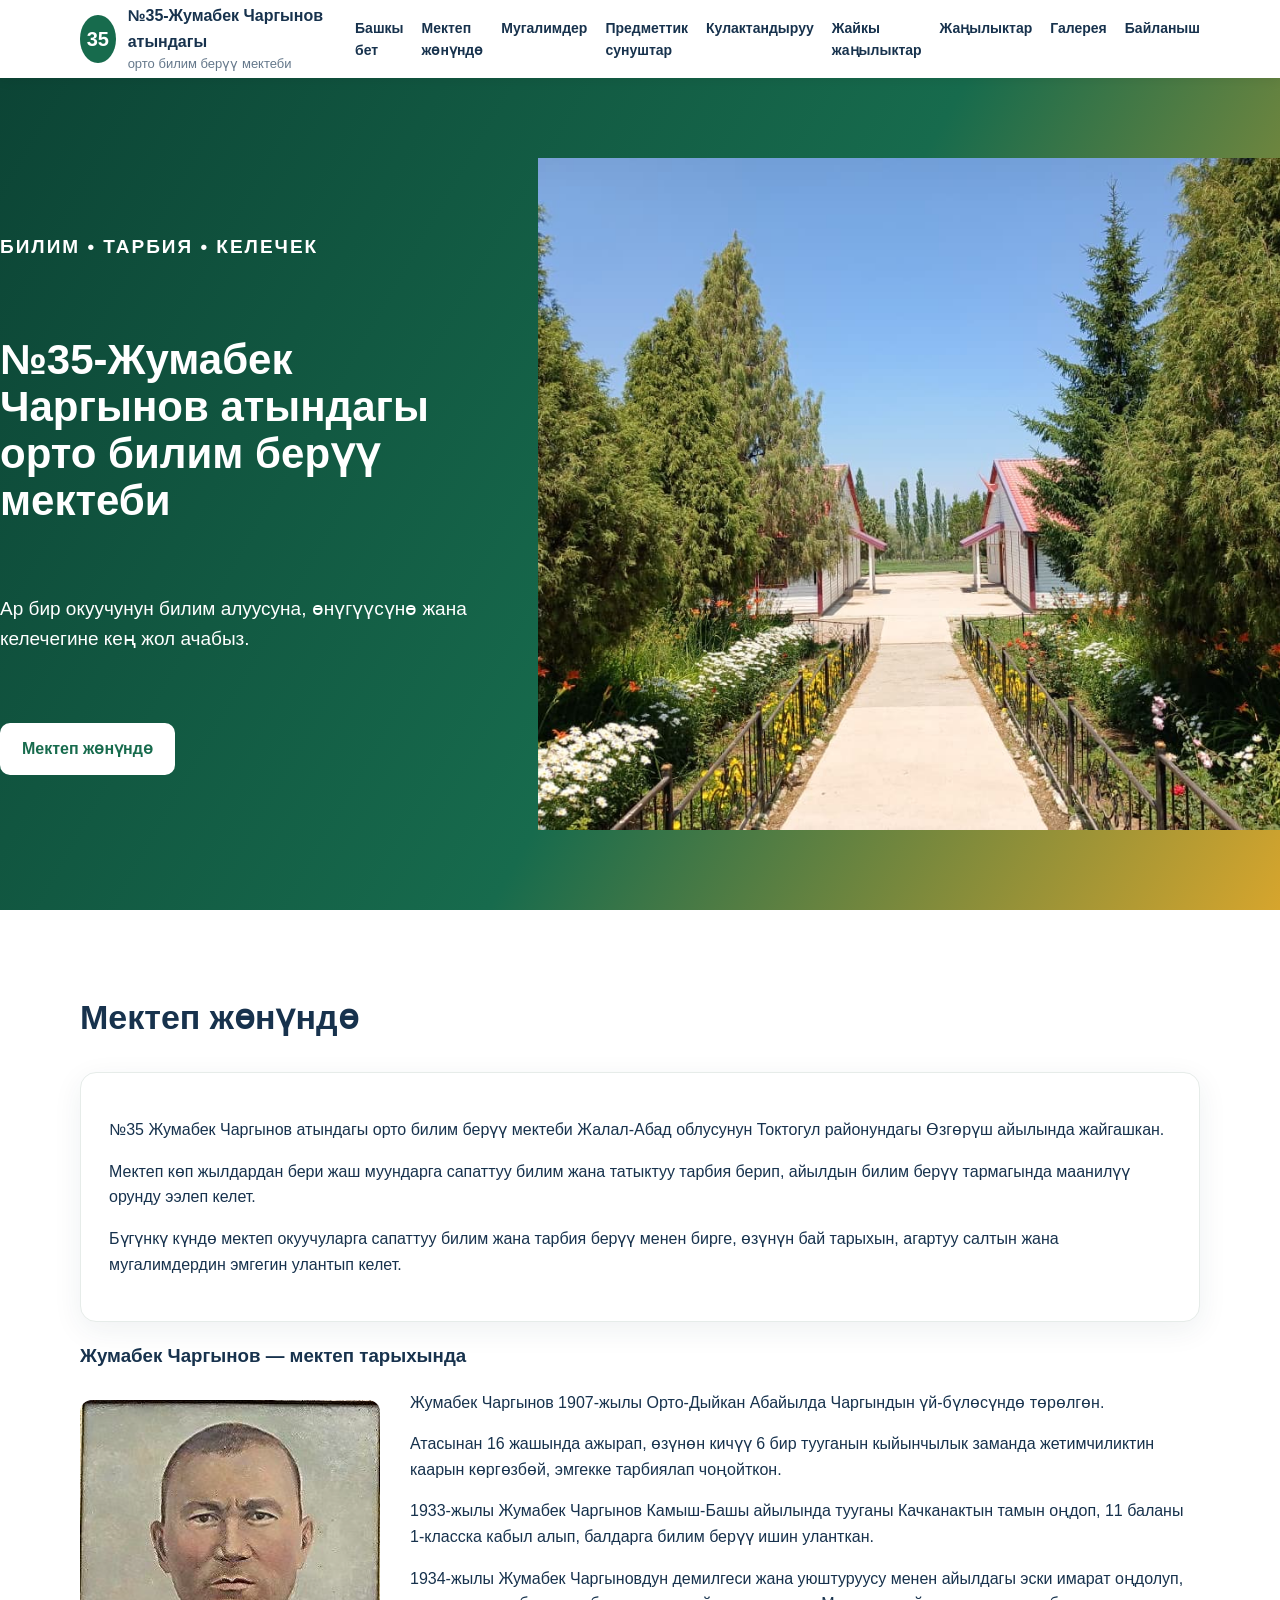
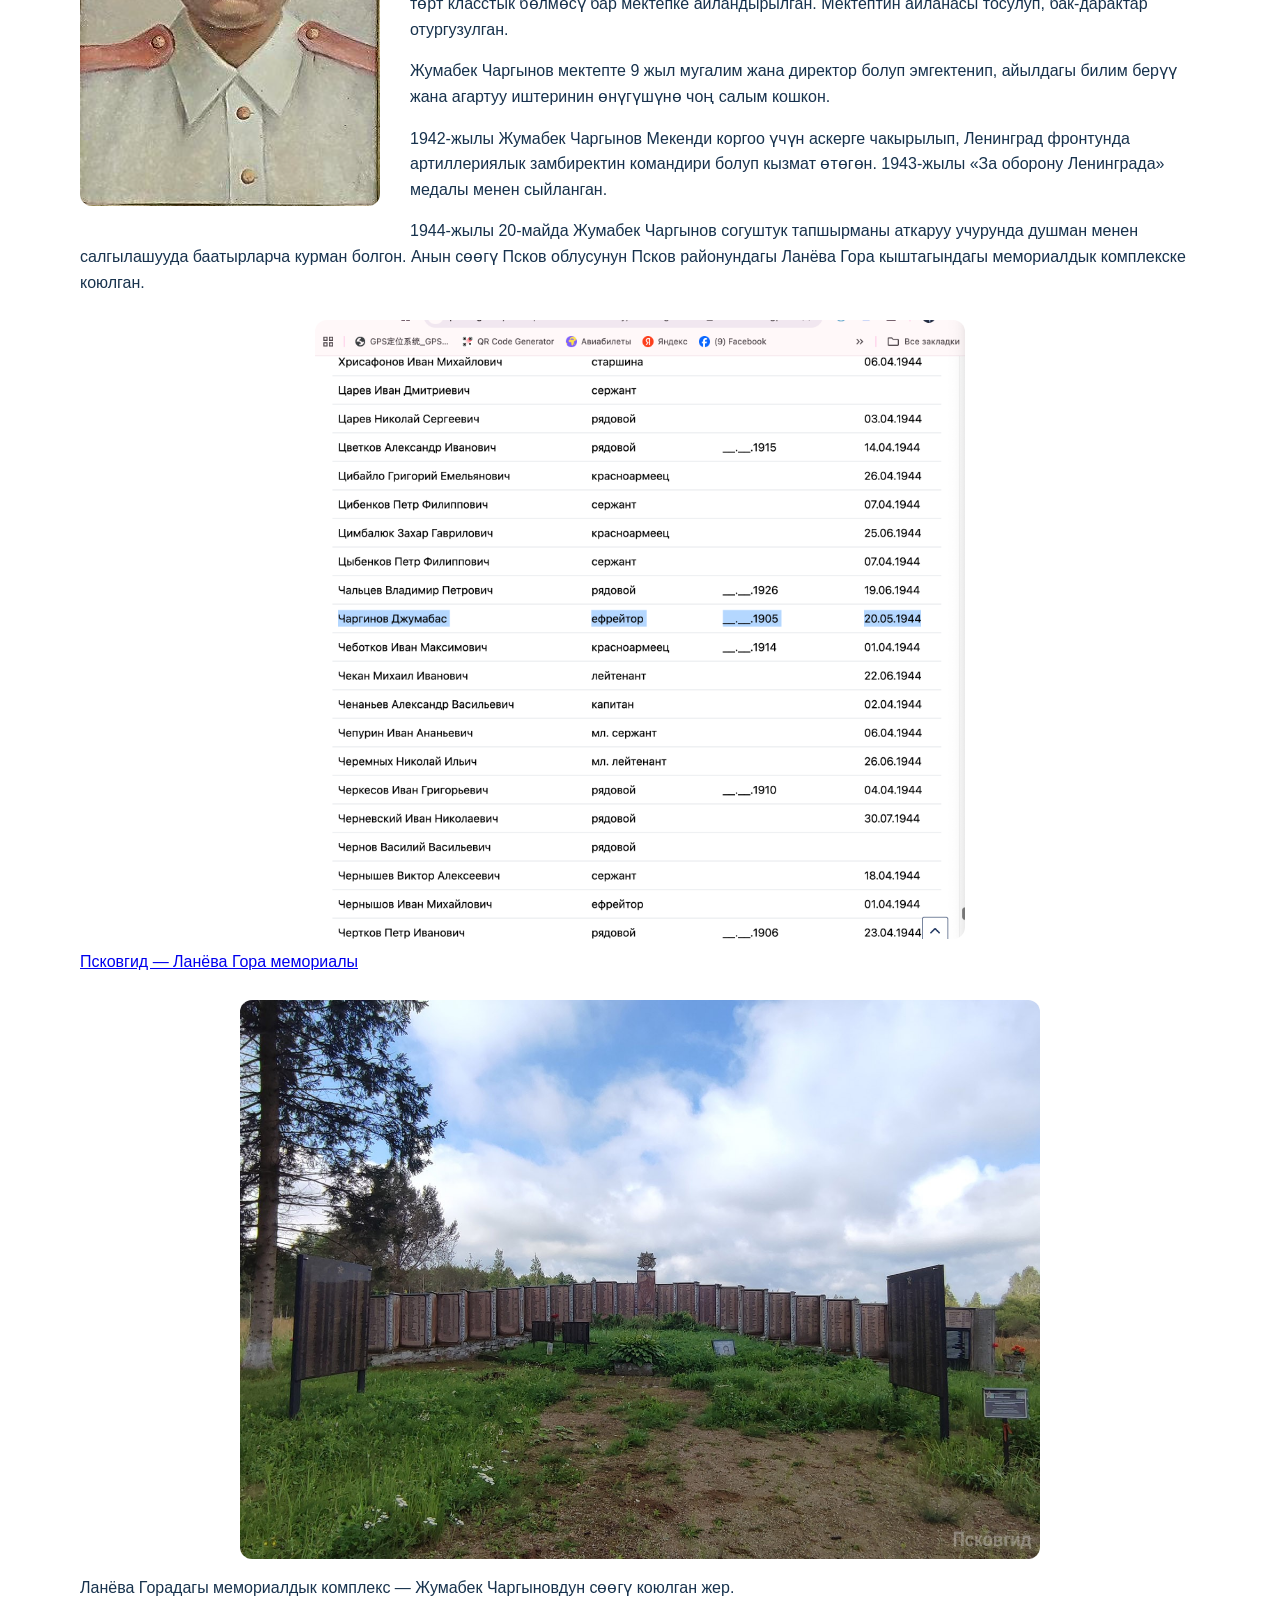
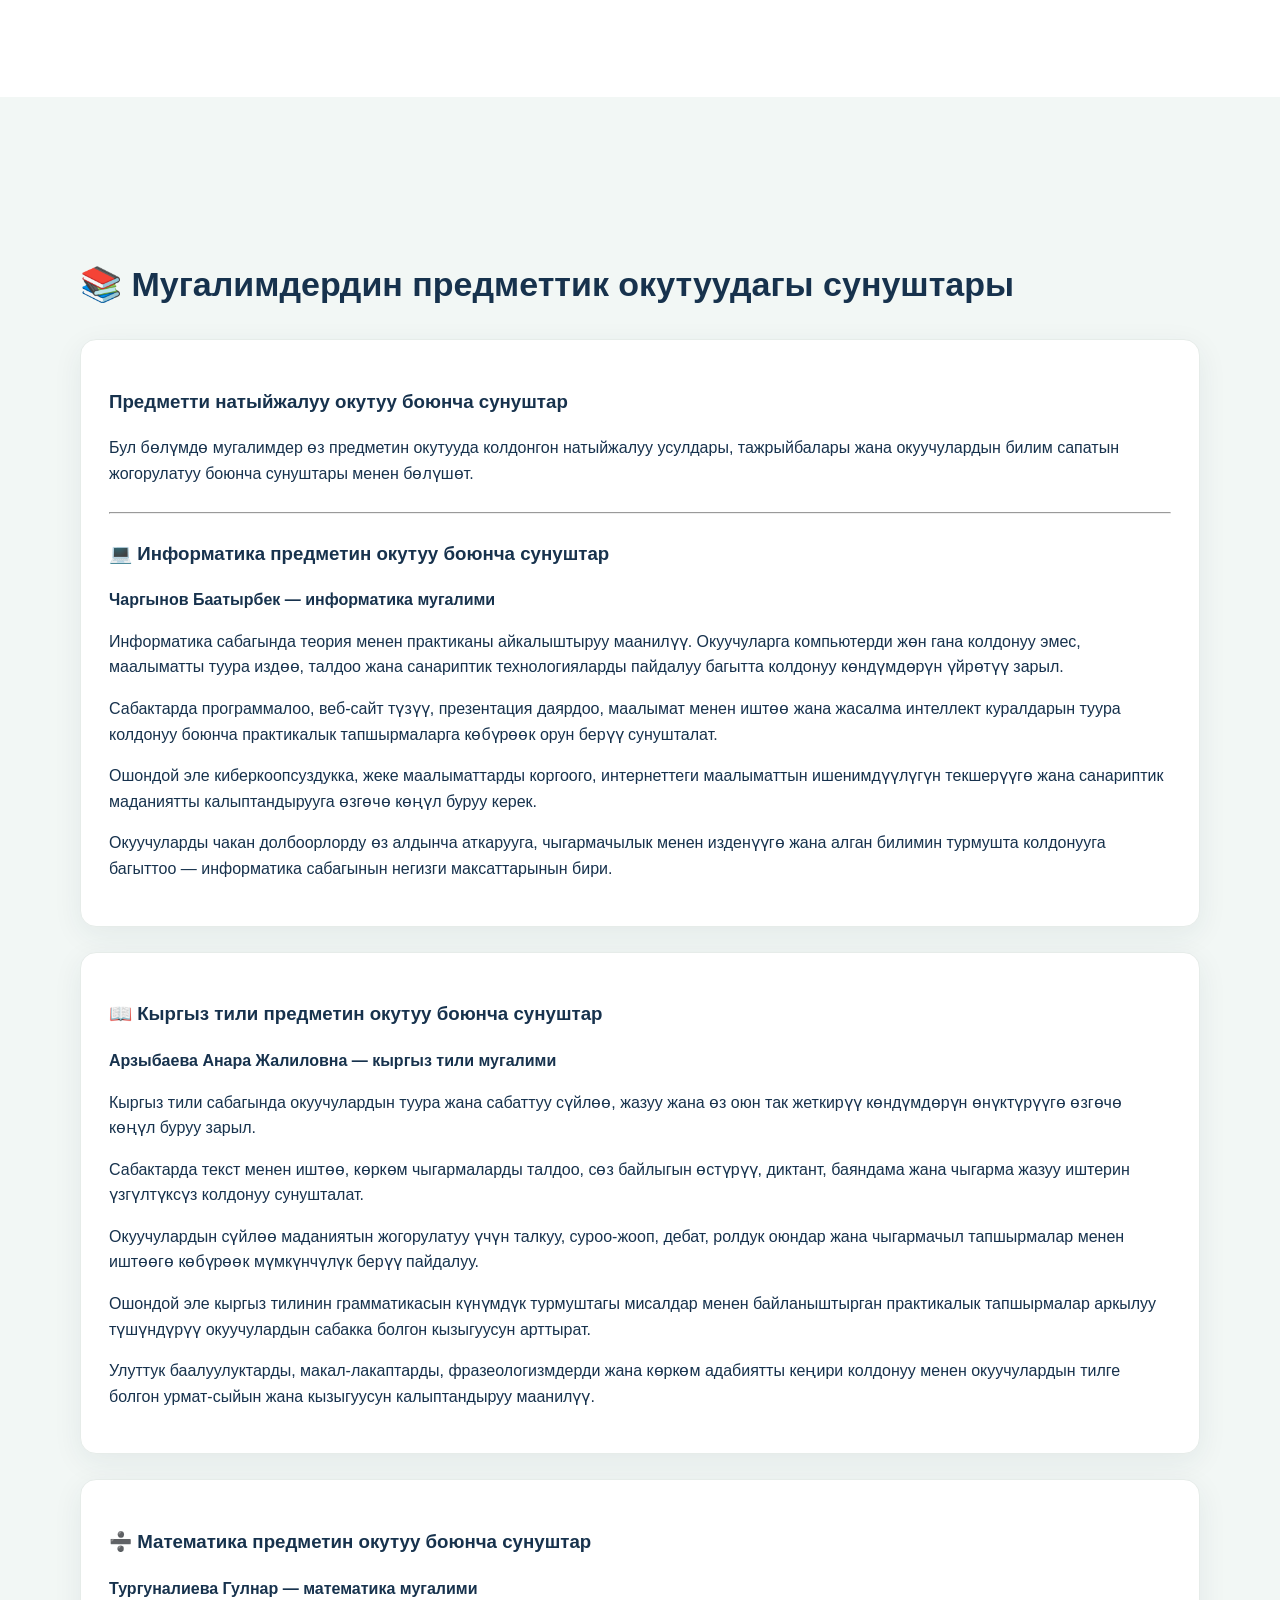
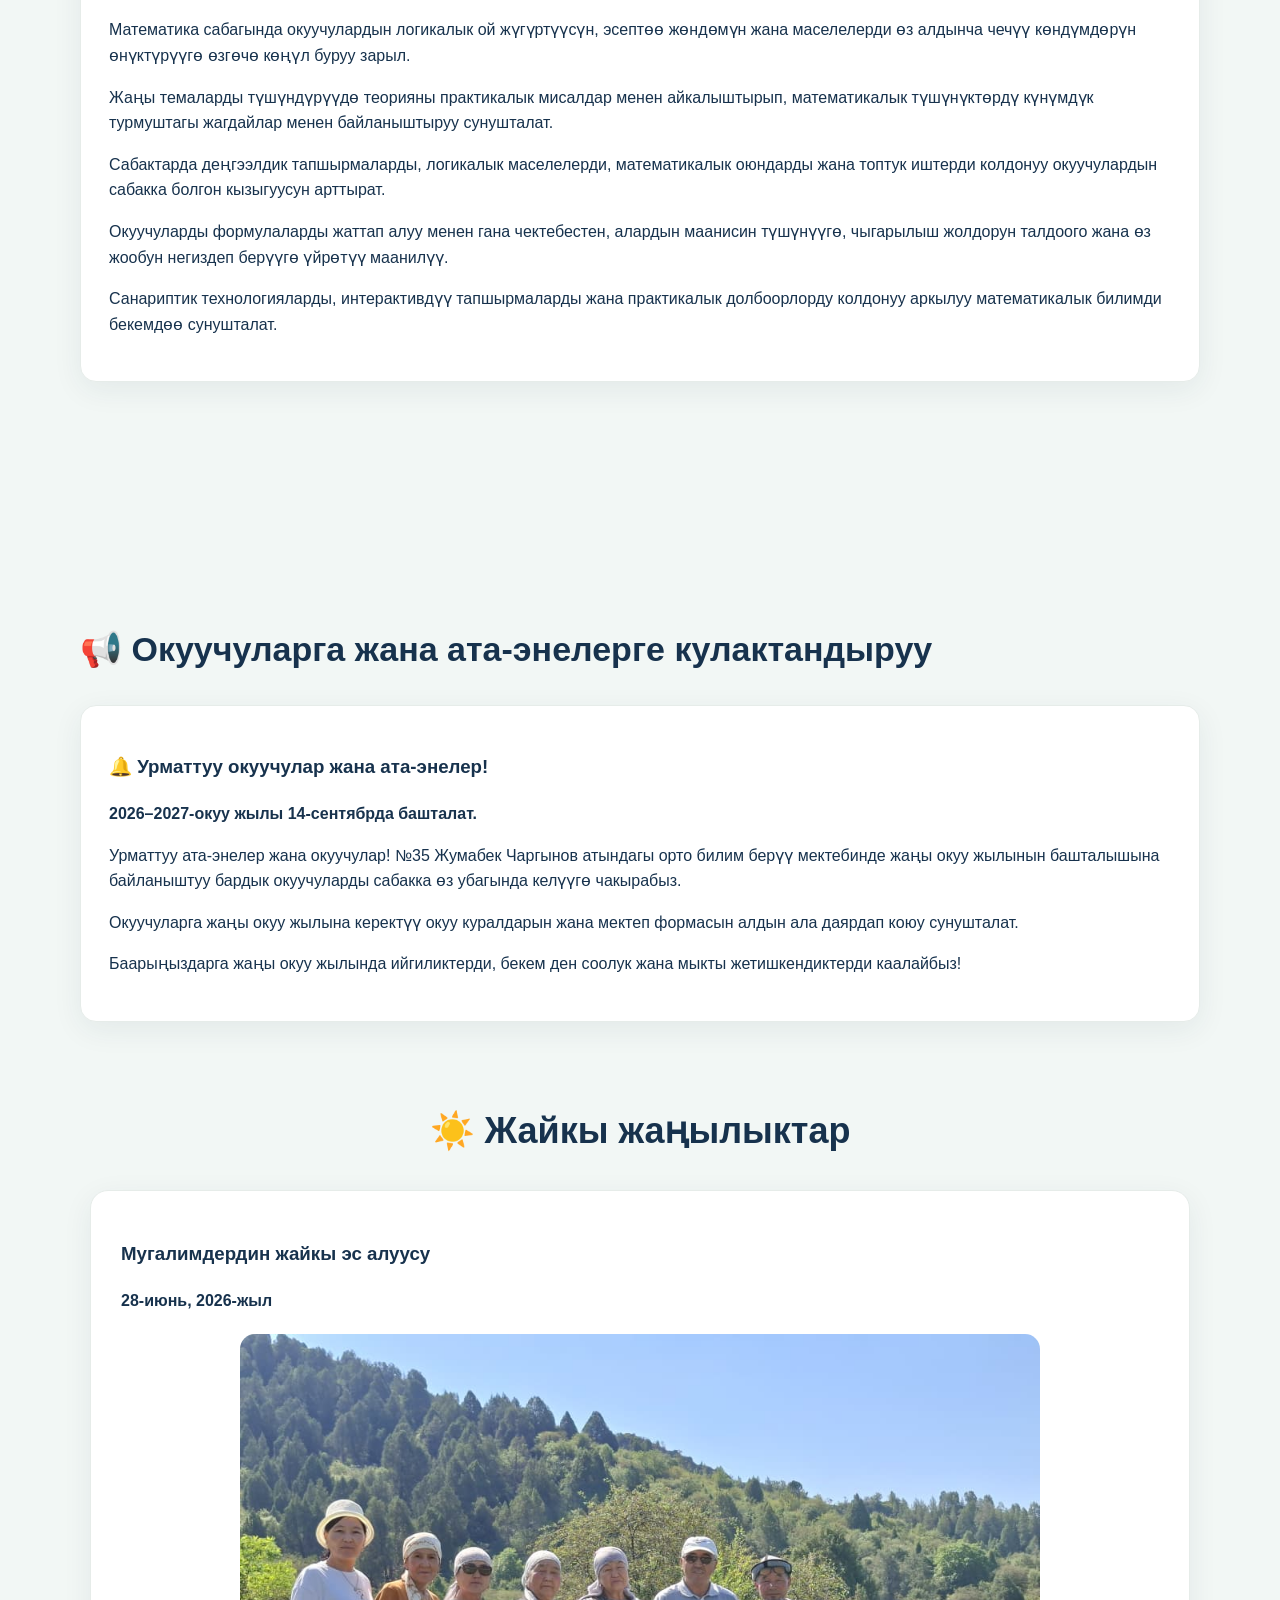
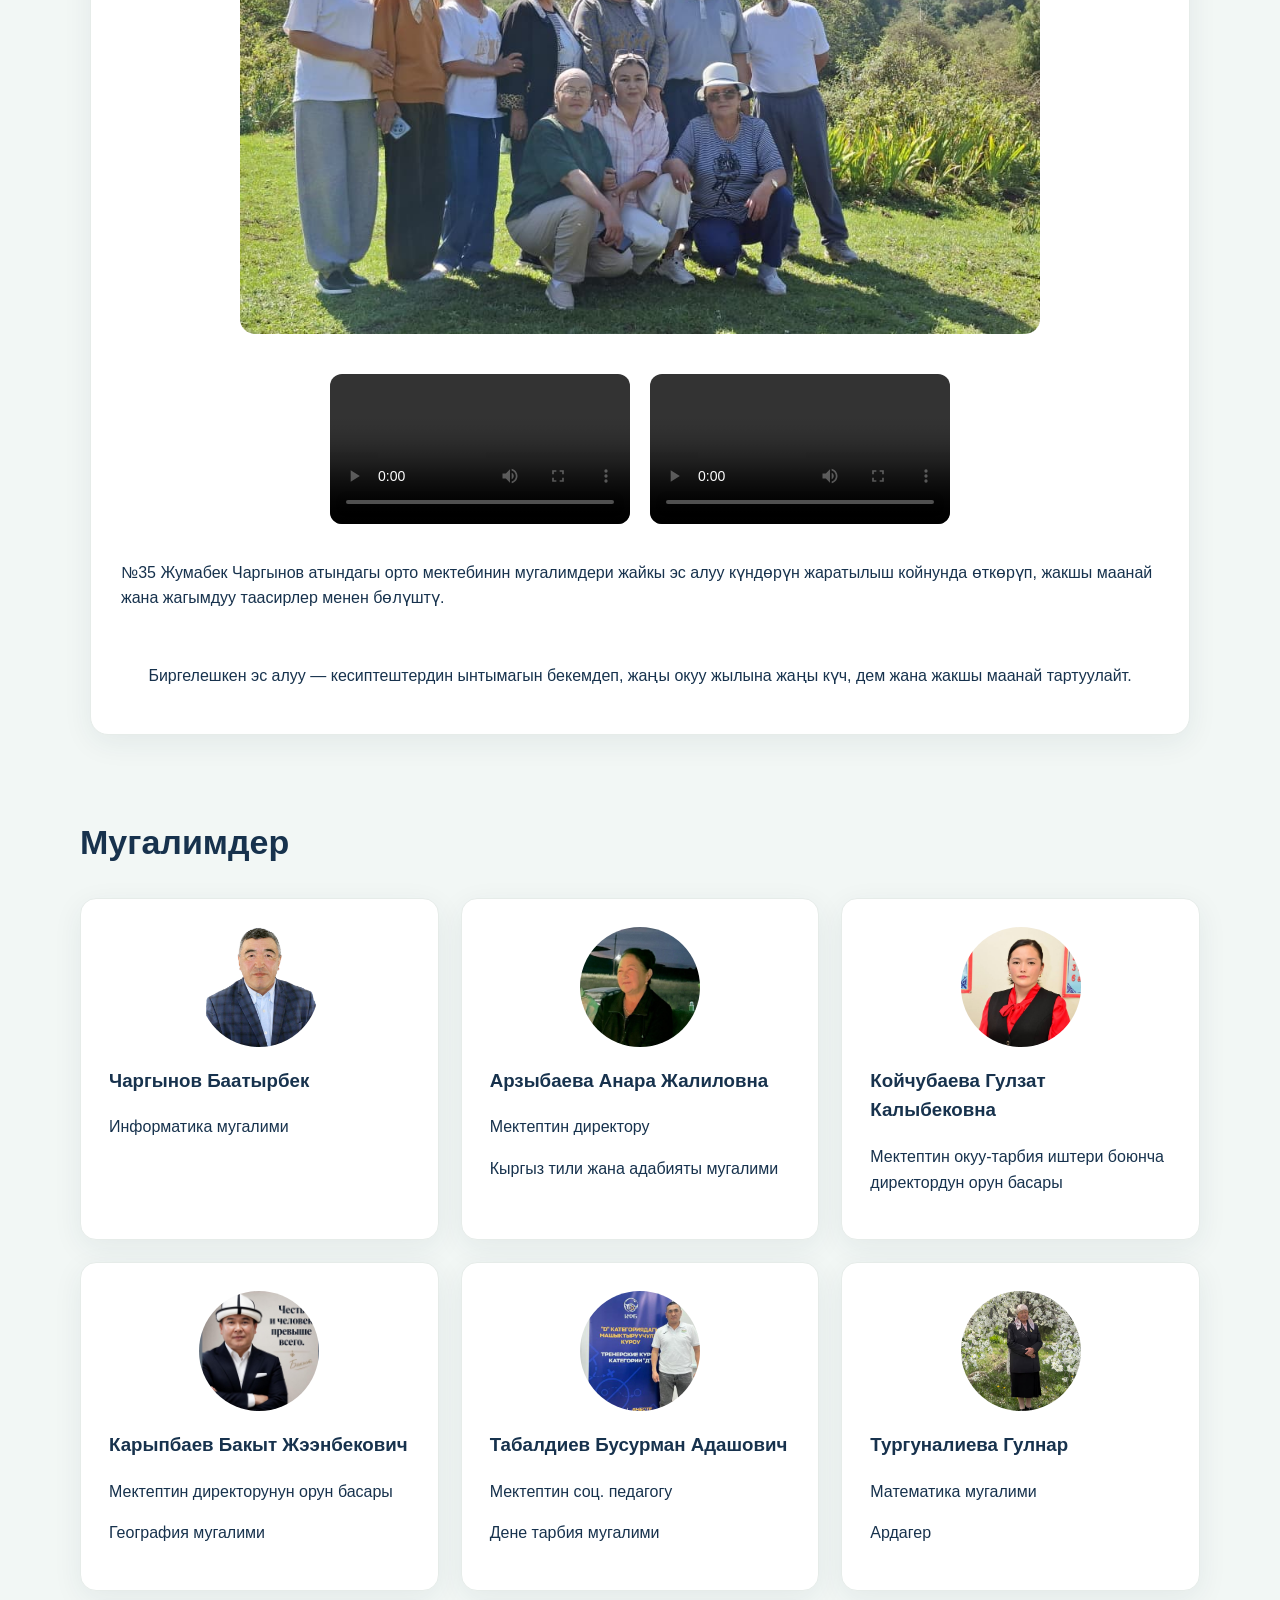
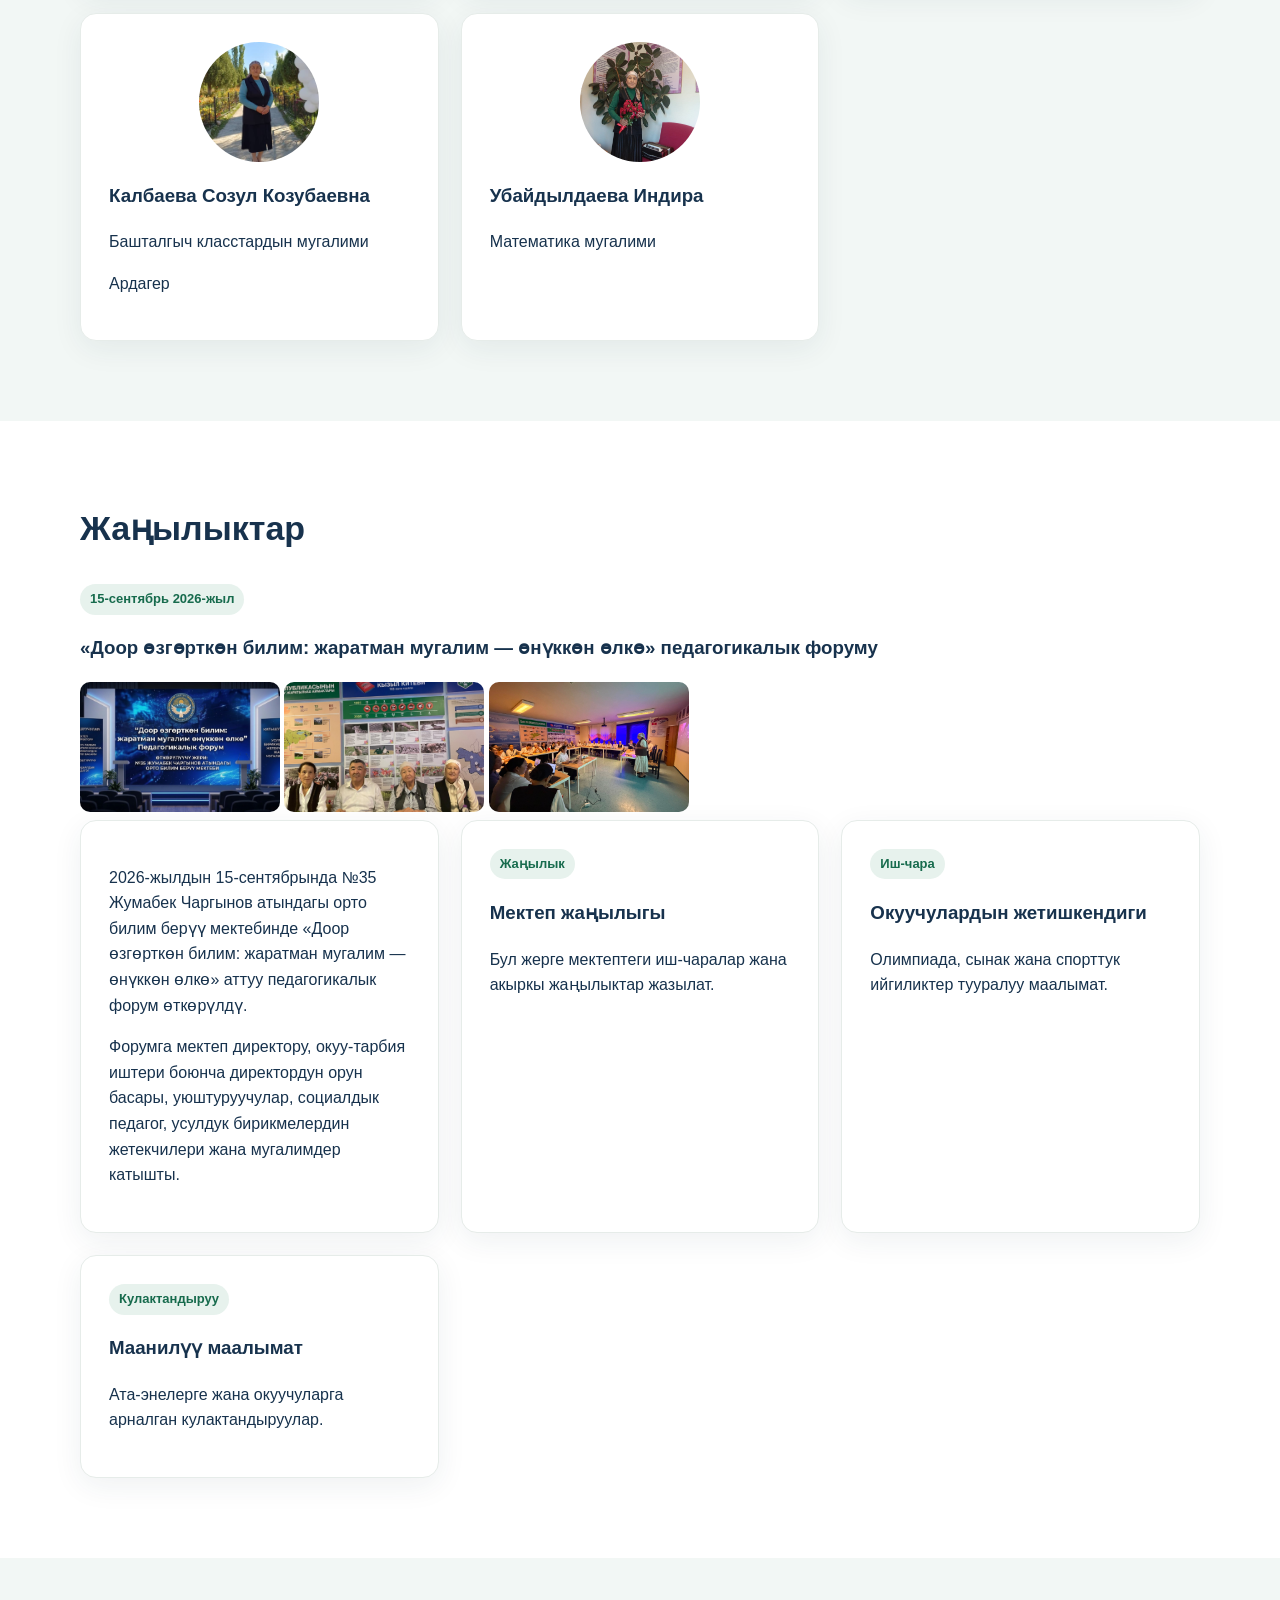
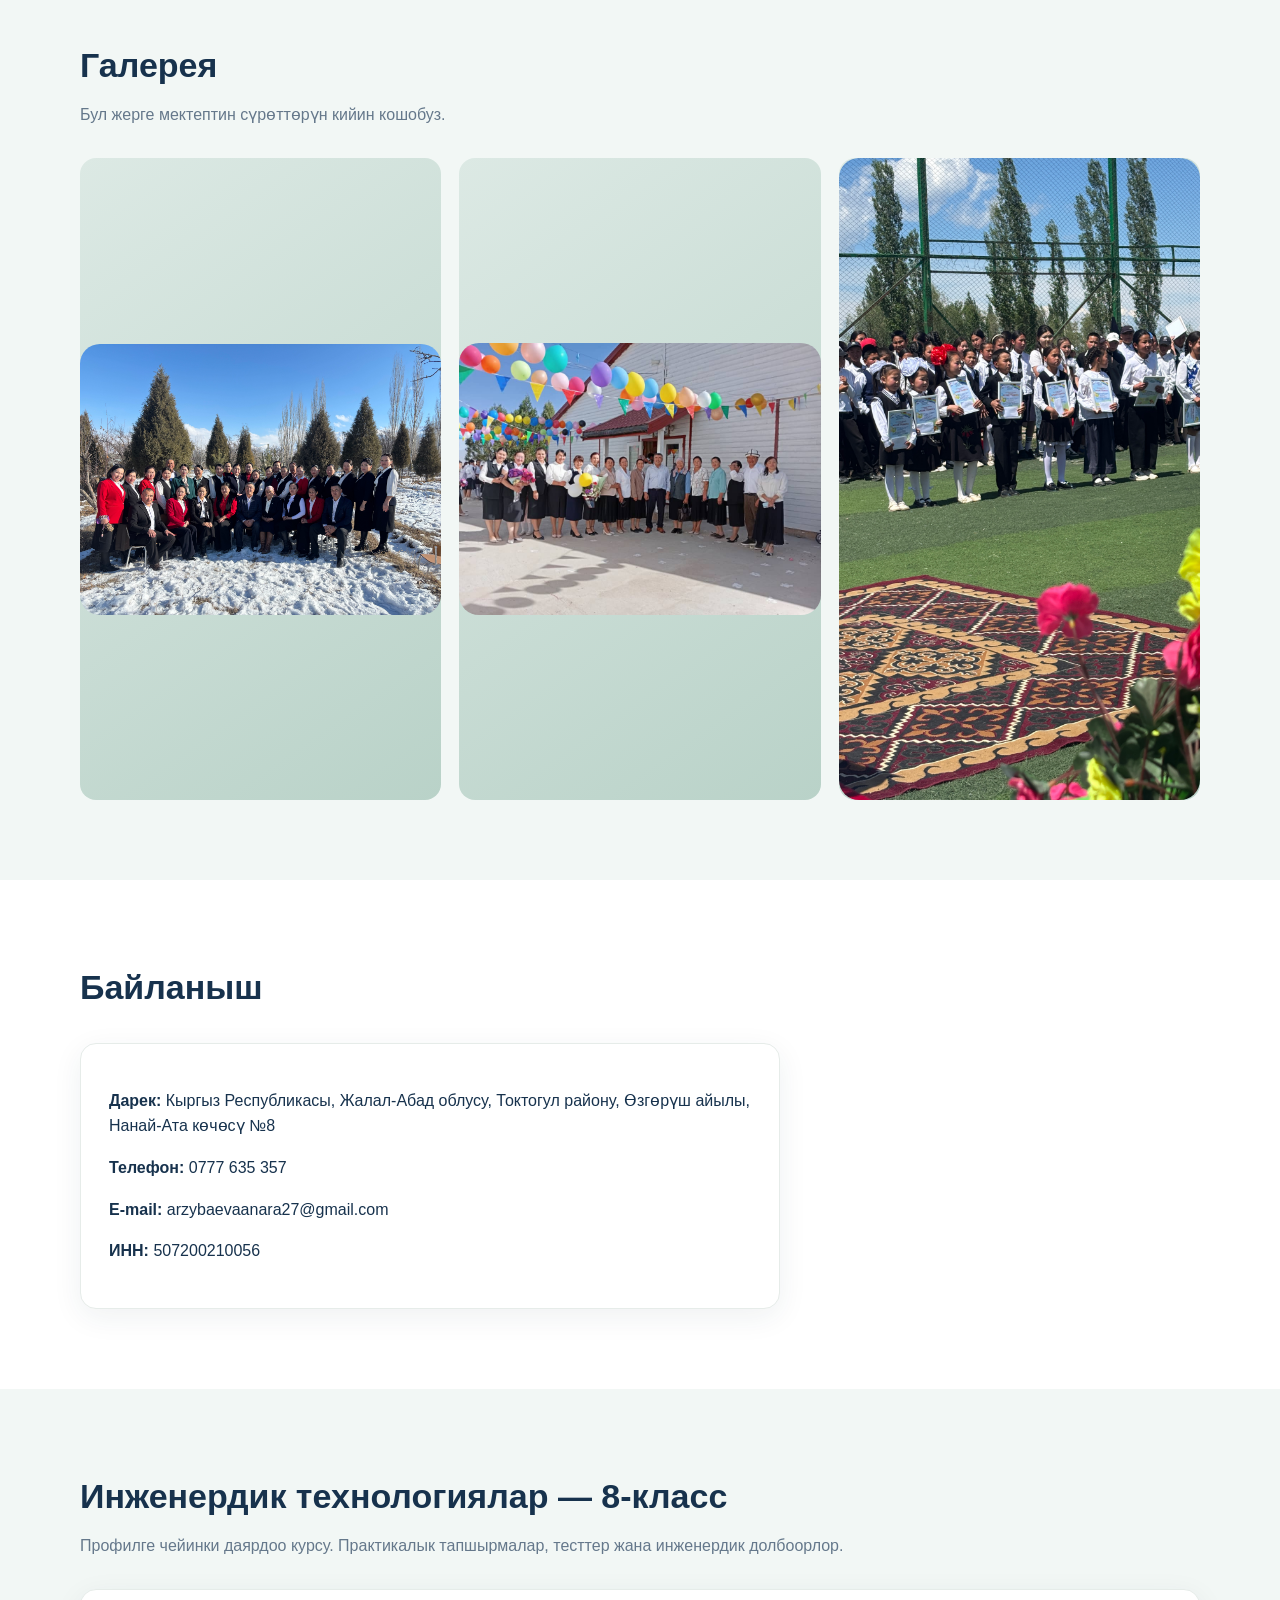
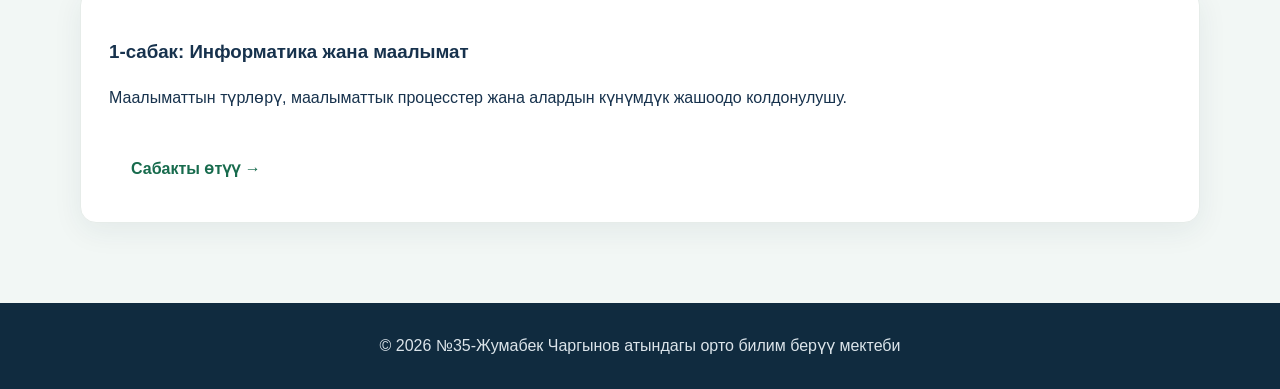
<file: index.html>
<!DOCTYPE html>
<html lang="ky">
<head>
  <meta charset="UTF-8">
  <meta name="viewport" content="width=device-width, initial-scale=1.0">
<meta name="description" content="№35 Жумабек Чаргынов атындагы орто мектебинин расмий сайты. Жалал-Абад облусу, Токтогул району, Өзгөрүш айылы.">
  <title>№35 Жумабек Чаргынов атындагы орто мектеби | Токтогул району</title>
  <link rel="stylesheet" href="style.css">
</head>
<body>
  <header>
    <div class="container nav">
      <div class="brand">
        <div class="logo">35</div>
        <div>
          <strong>№35-Жумабек Чаргынов атындагы</strong>
          <span>орто билим берүү мектеби</span>
        </div>
      </div>
      <button class="menu" aria-label="Меню">☰</button>
      <nav>
        <a href="#home">Башкы бет</a>
        <a href="#about">Мектеп жөнүндө</a>
        <a href="#teachers">Мугалимдер</a>
        <a href="#subject-tips">Предметтик сунуштар</a>
        <a href="#announcement">Кулактандыруу</a>
        <a href="#summer-news">Жайкы жаңылыктар</a>
        <a href="#news">Жаңылыктар</a>
        <a href="#gallery">Галерея</a>
        <a href="#contact">Байланыш</a>
      </nav>
    </div>
  </header>

  <main>
    <section class="hero" id="home">
      <div class="container hero-content">
        <p class="eyebrow">Билим • Тарбия • Келечек</p>
        <h1>№35-Жумабек Чаргынов атындагы орто билим берүү мектеби</h1>
        <p>Ар бир окуучунун билим алуусуна, өнүгүүсүнө жана келечегине кең жол ачабыз.</p>
        <a class="button" href="#about">Мектеп жөнүндө</a>
      </div>
      <img src="1b5042bb-6a7a-4c99-910e-c6a59b08b1f9.JPG" alt="№35 Жумабек Чаргынов атындагы мектеп">
    </section>

    <section id="about">
      <div class="container">
        <h2>Мектеп жөнүндө</h2>
        <div class="card">
          <p>№35 Жумабек Чаргынов атындагы орто билим берүү мектеби Жалал-Абад облусунун Токтогул районундагы Өзгөрүш айылында жайгашкан.</p>
<p>Мектеп көп жылдардан бери жаш муундарга сапаттуу билим жана татыктуу тарбия берип, айылдын билим берүү тармагында маанилүү орунду ээлеп келет.</p><p>Бүгүнкү күндө мектеп окуучуларга сапаттуу билим жана тарбия берүү менен бирге, өзүнүн бай тарыхын, агартуу салтын жана мугалимдердин эмгегин улантып келет.</p>        </div>
    <h3>Жумабек Чаргынов — мектеп тарыхында</h3>
<img src="jumabek-chargynov.png" alt="Жумабек Чаргынов" style="width:300px;height:auto;float:left;margin:10px 30px 20px 0;border-radius:12px;">            

        <p>Жумабек Чаргынов 1907-жылы Орто-Дыйкан Абайылда Чаргындын үй-бүлөсүндө төрөлгөн.</p>
        <p>Атасынан 16 жашында ажырап, өзүнөн кичүү 6 бир тууганын кыйынчылык заманда жетимчиликтин каарын көргөзбөй, эмгекке тарбиялап чоңойткон.</p>
        <p>1933-жылы Жумабек Чаргынов Камыш-Башы айылында тууганы Качканактын тамын оңдоп, 11 баланы 1-класска кабыл алып, балдарга билим берүү ишин уланткан.</p>
        <p>1934-жылы Жумабек Чаргыновдун демилгеси жана уюштуруусу менен айылдагы эски имарат оңдолуп, төрт класстык бөлмөсү бар мектепке айландырылган. Мектептин айланасы тосулуп, бак-дарактар отургузулган.</p>
        <p>Жумабек Чаргынов мектепте 9 жыл мугалим жана директор болуп эмгектенип, айылдагы билим берүү жана агартуу иштеринин өнүгүшүнө чоң салым кошкон.</p>
        <p>1942-жылы Жумабек Чаргынов Мекенди коргоо үчүн аскерге чакырылып, Ленинград фронтунда артиллериялык замбиректин командири болуп кызмат өтөгөн. 1943-жылы «За оборону Ленинграда» медалы менен сыйланган.</p>
        <p>1944-жылы 20-майда Жумабек Чаргынов согуштук тапшырманы аткаруу учурунда душман менен салгылашууда баатырларча курман болгон. Анын сөөгү Псков облусунун Псков районундагы Ланёва Гора кыштагындагы мемориалдык комплекске коюлган.</p>
            <img src="chargynov-list.png" alt="Жумабек Чаргыновдун аты мемориалдык тизмеде" style="width:100%;max-width:650px;height:auto;display:block;margin:25px auto 10px auto;border-radius:12px;">  <a href="https://www.pskovgid.ru/mesta/voinskie-memorialy/laneva-gora" target="_blank">
    Псковгид — Ланёва Гора мемориалы
  </a>
<img src="https://cbaatyrbek-prog.github.io/juma--chargynov-school/009feb89-b0dc-4c9e-a639-afb3f63c8e62.png" alt="Ланёва Гора мемориалдык комплекси" style="width:80%;max-width:800px;height:auto;display:block;margin:25px auto 10px auto;border-radius:12px;">            <p class="memorial-caption">Ланёва Горадагы мемориалдык комплекс — Жумабек Чаргыновдун сөөгү коюлган жер.</p>
      </div>
</div>
    </section>

    <section class="soft" id="teachers">
    <section class="soft" id="subject-tips">
  <div class="container">
    <h2>📚 Мугалимдердин предметтик окутуудагы сунуштары</h2>

    <article class="card">
      <h3>Предметти натыйжалуу окутуу боюнча сунуштар</h3>
      <p>Бул бөлүмдө мугалимдер өз предметин окутууда колдонгон натыйжалуу усулдары, тажрыйбалары жана окуучулардын билим сапатын жогорулатуу боюнча сунуштары менен бөлүшөт.</p>
    <hr style="margin:25px 0;">

<h3>💻 Информатика предметин окутуу боюнча сунуштар</h3>

<p><strong>Чаргынов Баатырбек — информатика мугалими</strong></p>

<p>Информатика сабагында теория менен практиканы айкалыштыруу маанилүү. Окуучуларга компьютерди жөн гана колдонуу эмес, маалыматты туура издөө, талдоо жана санариптик технологияларды пайдалуу багытта колдонуу көндүмдөрүн үйрөтүү зарыл.</p>

<p>Сабактарда программалоо, веб-сайт түзүү, презентация даярдоо, маалымат менен иштөө жана жасалма интеллект куралдарын туура колдонуу боюнча практикалык тапшырмаларга көбүрөөк орун берүү сунушталат.</p>

<p>Ошондой эле киберкоопсуздукка, жеке маалыматтарды коргоого, интернеттеги маалыматтын ишенимдүүлүгүн текшерүүгө жана санариптик маданиятты калыптандырууга өзгөчө көңүл буруу керек.</p>

<p>Окуучуларды чакан долбоорлорду өз алдынча аткарууга, чыгармачылык менен изденүүгө жана алган билимин турмушта колдонууга багыттоо — информатика сабагынын негизги максаттарынын бири.</p></article>
  </article>
    <article class="card" style="margin-top:25px;">
  <h3>📖 Кыргыз тили предметин окутуу боюнча сунуштар</h3>

  
<p><strong>Арзыбаева Анара Жалиловна — кыргыз тили мугалими</strong></p>  <p>Кыргыз тили сабагында окуучулардын туура жана сабаттуу сүйлөө, жазуу жана өз оюн так жеткирүү көндүмдөрүн өнүктүрүүгө өзгөчө көңүл буруу зарыл.</p>

  <p>Сабактарда текст менен иштөө, көркөм чыгармаларды талдоо, сөз байлыгын өстүрүү, диктант, баяндама жана чыгарма жазуу иштерин үзгүлтүксүз колдонуу сунушталат.</p>

  <p>Окуучулардын сүйлөө маданиятын жогорулатуу үчүн талкуу, суроо-жооп, дебат, ролдук оюндар жана чыгармачыл тапшырмалар менен иштөөгө көбүрөөк мүмкүнчүлүк берүү пайдалуу.</p>

  <p>Ошондой эле кыргыз тилинин грамматикасын күнүмдүк турмуштагы мисалдар менен байланыштырган практикалык тапшырмалар аркылуу түшүндүрүү окуучулардын сабакка болгон кызыгуусун арттырат.</p>

  <p>Улуттук баалуулуктарды, макал-лакаптарды, фразеологизмдерди жана көркөм адабиятты кеңири колдонуу менен окуучулардын тилге болгон урмат-сыйын жана кызыгуусун калыптандыруу маанилүү.</p>
</article>
    <article class="card" style="margin-top:25px;">
  <h3>➗ Математика предметин окутуу боюнча сунуштар</h3>

  <p><strong>Тургуналиева Гулнар — математика мугалими</strong></p>

  <p>Математика сабагында окуучулардын логикалык ой жүгүртүүсүн, эсептөө жөндөмүн жана маселелерди өз алдынча чечүү көндүмдөрүн өнүктүрүүгө өзгөчө көңүл буруу зарыл.</p>

  <p>Жаңы темаларды түшүндүрүүдө теорияны практикалык мисалдар менен айкалыштырып, математикалык түшүнүктөрдү күнүмдүк турмуштагы жагдайлар менен байланыштыруу сунушталат.</p>

  <p>Сабактарда деңгээлдик тапшырмаларды, логикалык маселелерди, математикалык оюндарды жана топтук иштерди колдонуу окуучулардын сабакка болгон кызыгуусун арттырат.</p>

  <p>Окуучуларды формулаларды жаттап алуу менен гана чектебестен, алардын маанисин түшүнүүгө, чыгарылыш жолдорун талдоого жана өз жообун негиздеп берүүгө үйрөтүү маанилүү.</p>

  <p>Санариптик технологияларды, интерактивдүү тапшырмаларды жана практикалык долбоорлорду колдонуу аркылуу математикалык билимди бекемдөө сунушталат.</p>
</article>
  </div>
</section>
      <section class="soft" id="announcement"><section class="soft" id="summer-news">
        <div class="container">
  <h2>📢 Окуучуларга жана ата-энелерге кулактандыруу</h2>

  <article class="card">
    <h3>🔔 Урматтуу окуучулар жана ата-энелер!</h3>

    <p><strong>2026–2027-окуу жылы 14-сентябрда башталат.</strong></p>

    <p>Урматтуу ата-энелер жана окуучулар! №35 Жумабек Чаргынов атындагы орто билим берүү мектебинде жаңы окуу жылынын башталышына байланыштуу бардык окуучуларды сабакка өз убагында келүүгө чакырабыз.</p>

    <p>Окуучуларга жаңы окуу жылына керектүү окуу куралдарын жана мектеп формасын алдын ала даярдап коюу сунушталат.</p>

    <p>Баарыңыздарга жаңы окуу жылында ийгиликтерди, бекем ден соолук жана мыкты жетишкендиктерди каалайбыз!</p>
  </article>
</div>
</section>  <div class="container">
    <h2 style="text-align:center;font-size:36px;margin-bottom:30px;">☀️ Жайкы жаңылыктар</h2>
    <article class="card" style="max-width:1100px;margin:0 auto;padding:30px;border-radius:18px;">      <h3>Мугалимдердин жайкы эс алуусу</h3>
      <p><strong>28-июнь, 2026-жыл</strong></p>
     <img src="PHOTO-2026-06-28-12-20-13.jpg"
     alt="Мугалимдердин жайкы эс алуусу"
     style="width:100%;max-width:800px;height:auto;display:block;margin:20px auto;border-radius:15px;">        <div style="display:flex;gap:20px;flex-wrap:wrap;justify-content:center;margin-top:20px;">
<div style="display:flex;gap:20px;flex-wrap:wrap;justify-content:center;align-items:flex-start;margin-top:20px;">
  <video controls style="width:48%-width:500px;border-radius:12px;">
    <source src="VIDEO-2026-06-28-08-29-29.mp4" type="video/mp4">
    Браузериңиз видеону көрсөтө албай жатат.
  </video>

  <video controls style="width:48%max-width:500px;border-radius:12px;">
    <source src="VIDEO-2026-06-28-11-53-36.mp4" type="video/mp4">
    Браузериңиз видеону көрсөтө албай жатат.
  </video>

</div>
    

      <p>№35 Жумабек Чаргынов атындагы орто мектебинин мугалимдери жайкы эс алуу күндөрүн жаратылыш койнунда өткөрүп, жакшы маанай жана жагымдуу таасирлер менен бөлүштү.</p>

      <p>Биргелешкен эс алуу — кесиптештердин ынтымагын бекемдеп, жаңы окуу жылына жаңы күч, дем жана жакшы маанай тартуулайт.</p>
    </article>
  </div>
</section>
      
      <div class="container">
        <h2>Мугалимдер</h2>
        <div class="grid">
        <article class="card">
  <div class="avatar">
    <img src="90x2.jpg" alt="Чаргынов Баатырбек">
  </div>
  <h3>Чаргынов Баатырбек</h3>
  <p>Информатика мугалими</p>
</article>          <article class="card">
  <div class="avatar">
    <img src="Анара муг.JPG" alt="Арзыбаева Анара Жалиловна">
  </div>
  <h3>Арзыбаева Анара Жалиловна</h3>
  <p>Мектептин директору</p>
  <p>Кыргыз тили жана адабияты мугалими</p>
</article>
  
<article class="card">
  <div class="avatar">
    <img src="eba7f231-89a1-4479-bad8-627b5ed195c5.JPG" alt="Койчубаева Гулзат Калыбековна">
  </div>
  <h3>Койчубаева Гулзат Калыбековна</h3>
  <p>Мектептин окуу-тарбия иштери боюнча директордун орун басары</p>
</article>
<article class="card">
  <div class="avatar">
    <img src="bf2a01eb-c92d-4d5a-9665-6da99aef555f.JPG" alt="Карыпбаев Бакыт Жээнбекович">
  </div>
  <h3>Карыпбаев Бакыт Жээнбекович</h3>
  <p>Мектептин директорунун орун басары</p>
  <p>География мугалими</p>
</article>
          <article class="card">
  <div class="avatar">
    <img src="Бусу муг.jpg" alt="Табалдиев Бусурман Адашович">
  </div>
  <h3>Табалдиев Бусурман Адашович</h3>
  <p>Мектептин соц. педагогу</p>
  <p>Дене тарбия мугалими</p>
</article>
          
<article class="card">
  <div class="avatar">
    <img src="Тургуналиева Г.JPG" alt="Тургуналиева Гулнар">
  </div>
  <h3>Тургуналиева Гулнар</h3>
  <p>Математика мугалими</p>
  <p>Ардагер</p>
</article>
<article class="card">
  <div class="avatar">
    <img src="Созул Муг.JPG" alt="Калбаева Созул Козубаевна">
  </div>
  <h3>Калбаева Созул Козубаевна</h3>
  <p>Башталгыч класстардын мугалими</p>
  <p>Ардагер</p>
</article>
<article class="card">
  <div class="avatar">
    <img src="Индра муг.JPG" alt="Убайдылдаева Индира">
  </div>
  <h3>Убайдылдаева Индира</h3>
  <p>Математика мугалими</p>
</article>
      </div>
    </section>

    <section id="news">
      <div class="container">
        <h2>Жаңылыктар</h2>
        
  <span class="date">15-сентябрь 2026-жыл</span>
  <h3>«Доор өзгөрткөн билим: жаратман мугалим — өнүккөн өлкө» педагогикалык форуму</h3>

  <div class="news-photos">
    <img src="WhatsApp Image 2026-09-12 at 13.26.36.jpeg" alt="Педагогикалык форум" style="width:200px;height:130px;object-fit:cover;border-radius:10px;">
<img src="WhatsApp Image 2026-09-14 at 14.13.26.jpeg" alt="Педагогикалык форум" style="width:200px;height:130px;object-fit:cover;border-radius:10px;">
<img src="WhatsApp Image 2026-09-14 at 16.45.31.jpeg" alt="Педагогикалык форум" style="width:200px;height:130px;object-fit:cover;border-radius:10px;">  
  </div>
<div class="grid"><article class="card forum-news">
  <p>
    2026-жылдын 15-сентябрында №35 Жумабек Чаргынов атындагы орто билим берүү мектебинде
    «Доор өзгөрткөн билим: жаратман мугалим — өнүккөн өлкө» аттуу педагогикалык форум өткөрүлдү.
  </p>

  <p>
    Форумга мектеп директору, окуу-тарбия иштери боюнча директордун орун басары,
    уюштуруучулар, социалдык педагог, усулдук бирикмелердин жетекчилери жана мугалимдер катышты.
  </p>
</article>
<article class="card forum-news"><span class="date">Жаңылык</span><h3>Мектеп жаңылыгы</h3><p>Бул жерге мектептеги иш-чаралар жана акыркы жаңылыктар жазылат.</p></article>
          <article class="card"><span class="date">Иш-чара</span><h3>Окуучулардын жетишкендиги</h3><p>Олимпиада, сынак жана спорттук ийгиликтер тууралуу маалымат.</p></article>
          <article class="card"><span class="date">Кулактандыруу</span><h3>Маанилүү маалымат</h3><p>Ата-энелерге жана окуучуларга арналган кулактандыруулар.</p></article>
        </div>
      </div>
    </section>

    <section class="soft" id="gallery">
      <div class="container">
        <h2>Галерея</h2>
        <p class="lead">Бул жерге мектептин сүрөттөрүн кийин кошобуз.</p>
        <div class="gallery">
       <div><img src="IMG_7516.jpeg" alt="Мектептин сүрөтү"></div>   <div><img src="3f256dd7-a42c-4a0e-8b8e-ba66b50b9ff8.jpg" alt="Иш-чара"></div><div><img src="Окуучулар.JPG" alt="Окуучулар"></div>
        </div>
      </div>
    </section>

    <section id="contact">
      <div class="container">
        <h2>Байланыш</h2>
        <div class="card contact">
          <p><strong>Дарек:</strong> Кыргыз Республикасы, Жалал-Абад облусу, Токтогул району, Өзгөрүш айылы, Нанай-Ата көчөсү №8
          <p><strong>Телефон:</strong> 0777 635 357</p>
<p><strong>E-mail:</strong> arzybaevaanara27@gmail.com</p>
<p><strong>ИНН:</strong> 507200210056</p>      </div>
    </section>
    
<section id="engineering8" class="soft">
  <div class="container">
    <h2>Инженердик технологиялар — 8-класс</h2>
    <p class="lead">Профилге чейинки даярдоо курсу. Практикалык тапшырмалар, тесттер жана инженердик долбоорлор.</p>
    <div class="card">
      <h3>1-сабак: Информатика жана маалымат</h3>
      <p>Маалыматтын түрлөрү, маалыматтык процесстер жана алардын күнүмдүк жашоодо колдонулушу.</p>
      <a class="button" href="engineering8_lesson1.html">Сабакты өтүү →</a>
    </div>
  </div>
</section>
  </main>

  <footer>
    <div class="container">© 2026 №35-Жумабек Чаргынов атындагы орто билим берүү мектеби</div>
  </footer>
  <script src="script.js"></script>
</body>
</html>
</file>
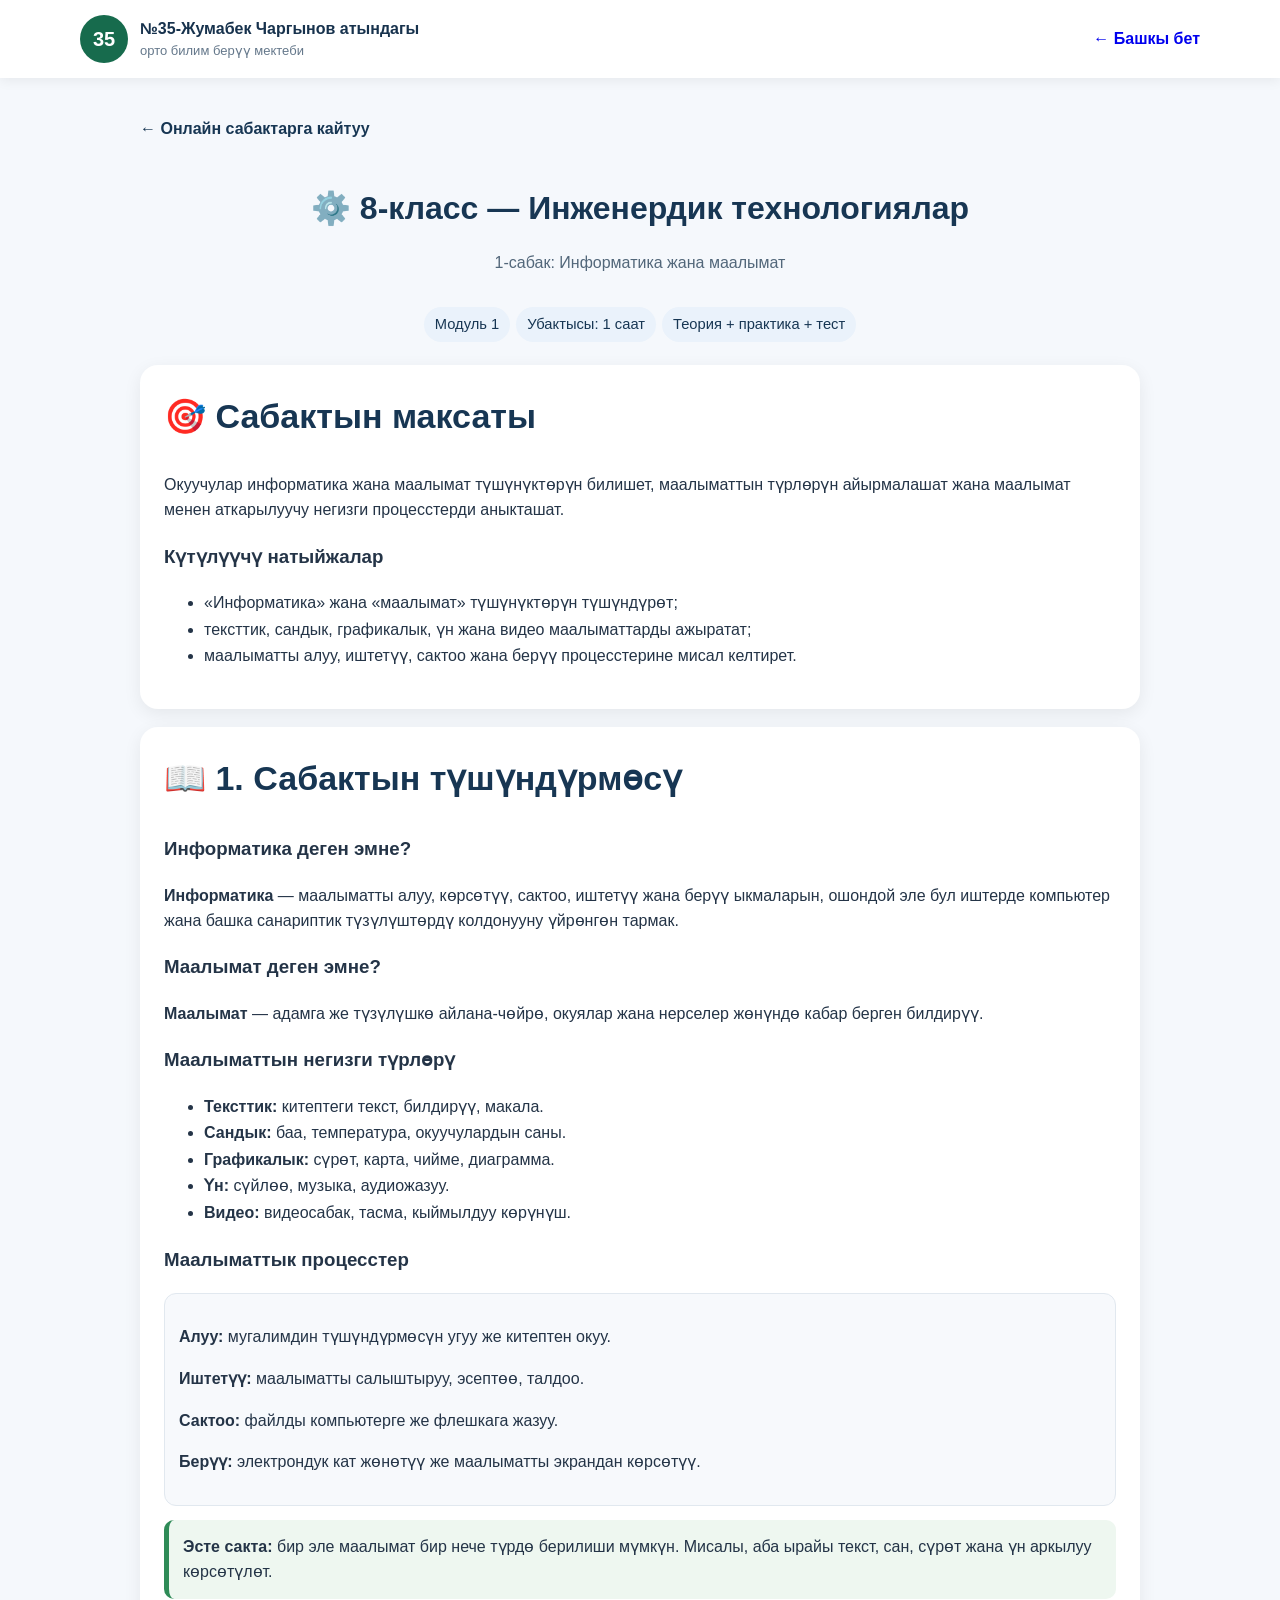
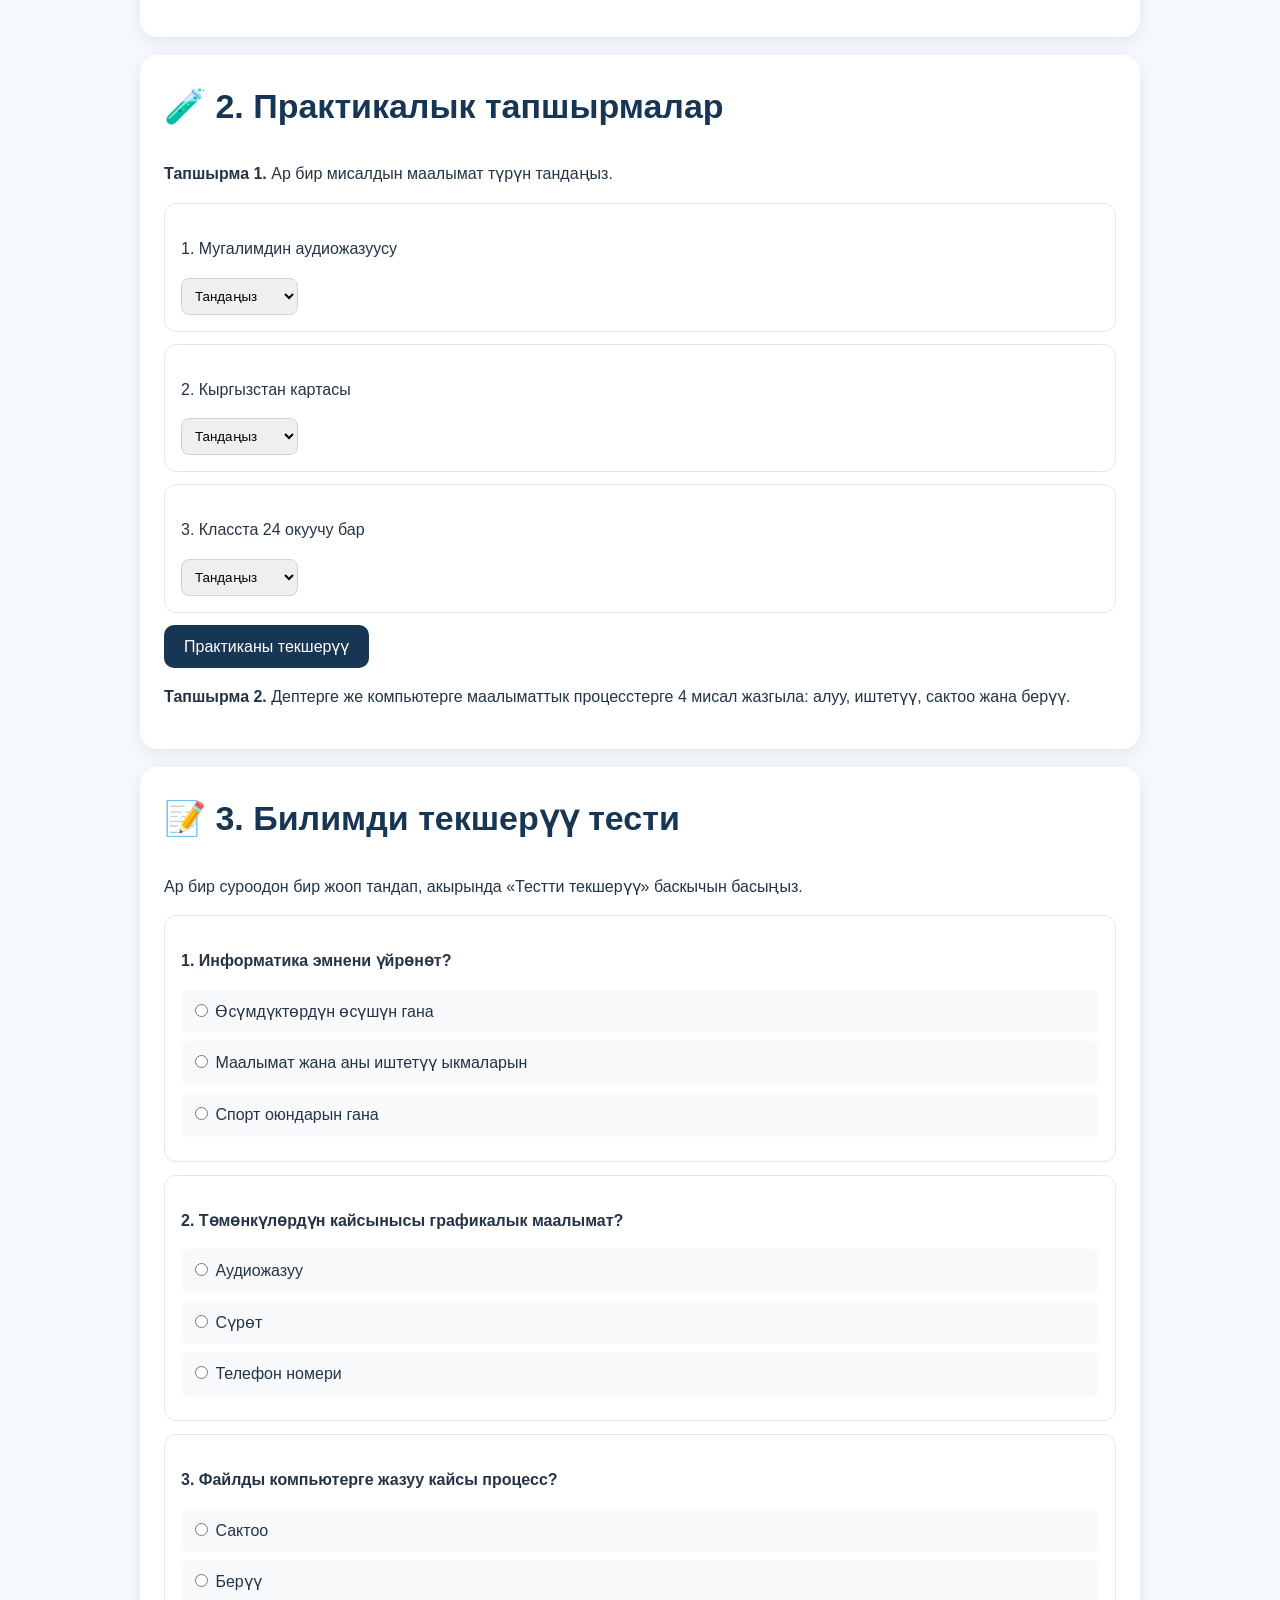
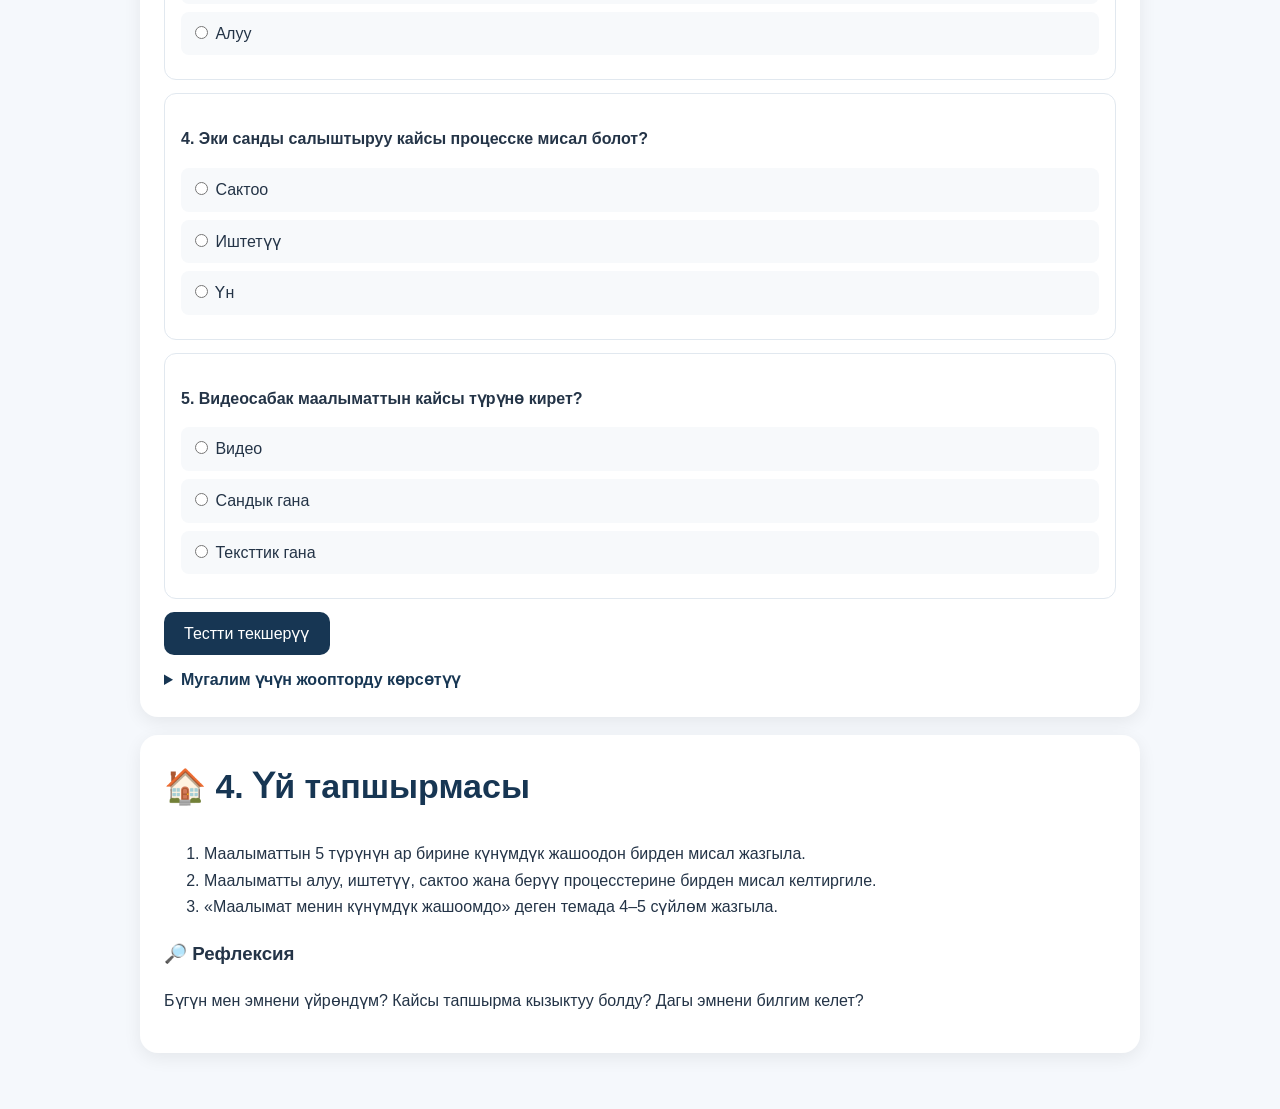
<file: engineering8_lesson1.html>
<!DOCTYPE html>
<html lang="ky">
<head>
<meta charset="UTF-8">
<meta name="viewport" content="width=device-width, initial-scale=1.0">
<title>8-класс | Инженердик технологиялар — 1-сабак</title>
<link rel="stylesheet" href="style.css?v=2">
<style>
.lesson-page{padding:38px 18px;background:#f5f8fc;min-height:70vh;color:#243447}.lesson-wrap{max-width:1000px;margin:auto}.lesson-title{text-align:center;color:#173653;margin-bottom:8px}.lesson-subtitle{text-align:center;color:#52677a;margin-bottom:28px}.lesson-card{background:#fff;border-radius:18px;padding:24px;margin:18px 0;box-shadow:0 5px 18px rgba(0,0,0,.07)}.lesson-card h2{color:#173653;margin-top:0}.back-link{display:inline-block;margin-bottom:20px;text-decoration:none;color:#173653;font-weight:600}.pill{display:inline-block;background:#eaf2fb;color:#173653;padding:6px 11px;border-radius:20px;margin:3px;font-size:.92rem}.note{background:#eef7f0;border-left:5px solid #2e8b57;padding:14px;border-radius:10px;margin:14px 0}.example{background:#f7f9fc;border:1px solid #e1e8ef;border-radius:12px;padding:14px;margin:12px 0}.task{border:1px solid #e1e8ef;border-radius:12px;padding:16px;margin:12px 0}.task label{display:block;margin:8px 0;padding:9px;background:#f7f9fb;border-radius:8px;cursor:pointer}.task select{padding:9px;border:1px solid #cbd5e1;border-radius:8px;max-width:100%}.test-question{border:1px solid #e1e8ef;border-radius:12px;padding:16px;margin:13px 0}.test-question label{display:block;margin:8px 0;padding:9px;background:#f7f9fb;border-radius:8px;cursor:pointer}.test-btn{border:0;background:#173653;color:#fff;padding:12px 20px;border-radius:10px;font-size:16px;cursor:pointer}.test-btn:hover{opacity:.9}#result{display:none;margin-top:18px;padding:16px;border-radius:12px;background:#eef7f0;font-weight:600}details{margin-top:12px}summary{cursor:pointer;color:#173653;font-weight:600}.answer-key{padding:12px;background:#f7f9fc;border-radius:10px}ul,ol{line-height:1.65}
</style>
</head>
<body>
<header><div class="container nav"><div class="brand"><div class="logo">35</div><div><strong>№35-Жумабек Чаргынов атындагы</strong><span>орто билим берүү мектеби</span></div></div><a href="index.html" style="text-decoration:none;font-weight:600;">← Башкы бет</a></div></header>
<main class="lesson-page"><div class="lesson-wrap">
<a class="back-link" href="index.html#online-lessons">← Онлайн сабактарга кайтуу</a>
<h1 class="lesson-title">⚙️ 8-класс — Инженердик технологиялар</h1>
<p class="lesson-subtitle">1-сабак: Информатика жана маалымат</p>
<div style="text-align:center;margin-bottom:20px"><span class="pill">Модуль 1</span><span class="pill">Убактысы: 1 саат</span><span class="pill">Теория + практика + тест</span></div>
<section class="lesson-card"><h2>🎯 Сабактын максаты</h2><p>Окуучулар информатика жана маалымат түшүнүктөрүн билишет, маалыматтын түрлөрүн айырмалашат жана маалымат менен аткарылуучу негизги процесстерди аныкташат.</p><h3>Күтүлүүчү натыйжалар</h3><ul><li>«Информатика» жана «маалымат» түшүнүктөрүн түшүндүрөт;</li><li>тексттик, сандык, графикалык, үн жана видео маалыматтарды ажыратат;</li><li>маалыматты алуу, иштетүү, сактоо жана берүү процесстерине мисал келтирет.</li></ul></section>
<section class="lesson-card" id="material"><h2>📖 1. Сабактын түшүндүрмөсү</h2>
<h3>Информатика деген эмне?</h3><p><strong>Информатика</strong> — маалыматты алуу, көрсөтүү, сактоо, иштетүү жана берүү ыкмаларын, ошондой эле бул иштерде компьютер жана башка санариптик түзүлүштөрдү колдонууну үйрөнгөн тармак.</p>
<h3>Маалымат деген эмне?</h3><p><strong>Маалымат</strong> — адамга же түзүлүшкө айлана-чөйрө, окуялар жана нерселер жөнүндө кабар берген билдирүү.</p>
<h3>Маалыматтын негизги түрлөрү</h3><ul><li><strong>Тексттик:</strong> китептеги текст, билдирүү, макала.</li><li><strong>Сандык:</strong> баа, температура, окуучулардын саны.</li><li><strong>Графикалык:</strong> сүрөт, карта, чийме, диаграмма.</li><li><strong>Үн:</strong> сүйлөө, музыка, аудиожазуу.</li><li><strong>Видео:</strong> видеосабак, тасма, кыймылдуу көрүнүш.</li></ul>
<h3>Маалыматтык процесстер</h3><div class="example"><p><strong>Алуу:</strong> мугалимдин түшүндүрмөсүн угуу же китептен окуу.</p><p><strong>Иштетүү:</strong> маалыматты салыштыруу, эсептөө, талдоо.</p><p><strong>Сактоо:</strong> файлды компьютерге же флешкага жазуу.</p><p><strong>Берүү:</strong> электрондук кат жөнөтүү же маалыматты экрандан көрсөтүү.</p></div>
<div class="note"><strong>Эсте сакта:</strong> бир эле маалымат бир нече түрдө берилиши мүмкүн. Мисалы, аба ырайы текст, сан, сүрөт жана үн аркылуу көрсөтүлөт.</div></section>
<section class="lesson-card" id="practice"><h2>🧪 2. Практикалык тапшырмалар</h2><p><strong>Тапшырма 1.</strong> Ар бир мисалдын маалымат түрүн тандаңыз.</p>
<div class="task"><p>1. Мугалимдин аудиожазуусу</p><select id="p1"><option value="">Тандаңыз</option><option>Тексттик</option><option>Сандык</option><option>Графикалык</option><option>Үн</option><option>Видео</option></select></div>
<div class="task"><p>2. Кыргызстан картасы</p><select id="p2"><option value="">Тандаңыз</option><option>Тексттик</option><option>Сандык</option><option>Графикалык</option><option>Үн</option><option>Видео</option></select></div>
<div class="task"><p>3. Класста 24 окуучу бар</p><select id="p3"><option value="">Тандаңыз</option><option>Тексттик</option><option>Сандык</option><option>Графикалык</option><option>Үн</option><option>Видео</option></select></div>
<button class="test-btn" type="button" onclick="checkPractice()">Практиканы текшерүү</button><p id="practiceResult" aria-live="polite"></p>
<p><strong>Тапшырма 2.</strong> Дептерге же компьютерге маалыматтык процесстерге 4 мисал жазгыла: алуу, иштетүү, сактоо жана берүү.</p></section>
<section class="lesson-card" id="test"><h2>📝 3. Билимди текшерүү тести</h2><p>Ар бир суроодон бир жооп тандап, акырында «Тестти текшерүү» баскычын басыңыз.</p>
<form id="quizForm">
<div class="test-question"><p><strong>1. Информатика эмнени үйрөнөт?</strong></p><label><input type="radio" name="q1" value="a"> Өсүмдүктөрдүн өсүшүн гана</label><label><input type="radio" name="q1" value="b"> Маалымат жана аны иштетүү ыкмаларын</label><label><input type="radio" name="q1" value="c"> Спорт оюндарын гана</label></div>
<div class="test-question"><p><strong>2. Төмөнкүлөрдүн кайсынысы графикалык маалымат?</strong></p><label><input type="radio" name="q2" value="a"> Аудиожазуу</label><label><input type="radio" name="q2" value="b"> Сүрөт</label><label><input type="radio" name="q2" value="c"> Телефон номери</label></div>
<div class="test-question"><p><strong>3. Файлды компьютерге жазуу кайсы процесс?</strong></p><label><input type="radio" name="q3" value="a"> Сактоо</label><label><input type="radio" name="q3" value="b"> Берүү</label><label><input type="radio" name="q3" value="c"> Алуу</label></div>
<div class="test-question"><p><strong>4. Эки санды салыштыруу кайсы процесске мисал болот?</strong></p><label><input type="radio" name="q4" value="a"> Сактоо</label><label><input type="radio" name="q4" value="b"> Иштетүү</label><label><input type="radio" name="q4" value="c"> Үн</label></div>
<div class="test-question"><p><strong>5. Видеосабак маалыматтын кайсы түрүнө кирет?</strong></p><label><input type="radio" name="q5" value="a"> Видео</label><label><input type="radio" name="q5" value="b"> Сандык гана</label><label><input type="radio" name="q5" value="c"> Тексттик гана</label></div>
<button class="test-btn" type="button" onclick="checkQuiz()">Тестти текшерүү</button><div id="result" aria-live="polite"></div>
</form><details><summary>Мугалим үчүн жоопторду көрсөтүү</summary><div class="answer-key"><p>1 — B; 2 — B; 3 — A; 4 — B; 5 — A.</p><p>Баалоо: 5 туура — «эң жакшы»; 4 — «жакшы»; 3 — «канааттандырарлык»; 0–2 — теманы кайталоо сунушталат.</p></div></details></section>
<section class="lesson-card"><h2>🏠 4. Үй тапшырмасы</h2><ol><li>Маалыматтын 5 түрүнүн ар бирине күнүмдүк жашоодон бирден мисал жазгыла.</li><li>Маалыматты алуу, иштетүү, сактоо жана берүү процесстерине бирден мисал келтиргиле.</li><li>«Маалымат менин күнүмдүк жашоомдо» деген темада 4–5 сүйлөм жазгыла.</li></ol><h3>🔎 Рефлексия</h3><p>Бүгүн мен эмнени үйрөндүм? Кайсы тапшырма кызыктуу болду? Дагы эмнени билгим келет?</p></section>
</div></main>
<script>
function checkPractice(){const answers={p1:'Үн',p2:'Графикалык',p3:'Сандык'};let score=0;for(const id in answers){if(document.getElementById(id).value===answers[id])score++;}const el=document.getElementById('practiceResult');el.textContent='Туура жооп: '+score+' / 3. '+(score===3?'Азаматсыз!': 'Жоопторду кайра карап көрүңүз.');el.style.fontWeight='600';}
function checkQuiz(){const answers={q1:'b',q2:'b',q3:'a',q4:'b',q5:'a'};let score=0;for(const name in answers){const chosen=document.querySelector('input[name="'+name+'"]:checked');if(chosen&&chosen.value===answers[name])score++;}const result=document.getElementById('result');let message=score===5?'Эң жакшы!':score===4?'Жакшы!':score===3?'Канааттандырарлык.':'Теманы кайталап, кайра аракет кылыңыз.';result.style.display='block';result.textContent='Сиздин жыйынтык: '+score+' / 5. '+message;}
</script>
</body>
</html>
</file>
<file: style.css>
*{box-sizing:border-box}html{scroll-behavior:smooth}body{margin:0;font-family:Arial,sans-serif;color:#17324d;background:#fff;line-height:1.6}.container{width:min(1120px,92%);margin:auto}header{position:sticky;top:0;z-index:10;background:#fff;box-shadow:0 2px 12px #00000012}.nav{min-height:78px;display:flex;align-items:center;justify-content:space-between;gap:20px}.brand{display:flex;align-items:center;gap:12px}.brand span{display:block;font-size:13px;color:#65788b}.logo{width:48px;height:48px;border-radius:50%;display:grid;place-items:center;background:#176b4d;color:#fff;font-weight:800;font-size:20px}nav{display:flex;gap:18px}nav a{text-decoration:none;color:#17324d;font-weight:600;font-size:14px}nav a:hover{color:#176b4d}.menu{display:none;border:0;background:#176b4d;color:#fff;border-radius:8px;padding:8px 11px;font-size:20px}.hero{min-height:570px;display:flex;align-items:center;background:linear-gradient(120deg,#0c4435,#176b4d 55%,#d6a52d);color:#fff}.hero-content{max-width:850px}.eyebrow{text-transform:uppercase;letter-spacing:2px;font-weight:700}.hero h1{font-size:clamp(36px,6vw,68px);line-height:1.05;margin:14px 0 20px}.hero p{font-size:19px;max-width:720px}.button{display:inline-block;margin-top:16px;background:#fff;color:#176b4d;text-decoration:none;font-weight:700;padding:13px 22px;border-radius:10px}section{padding:80px 0}h2{font-size:34px;margin:0 0 28px;color:#17324d}.soft{background:#f2f7f5}.grid{display:grid;grid-template-columns:repeat(3,1fr);gap:22px}.card{background:#fff;padding:28px;border-radius:16px;box-shadow:0 8px 30px #17324d12;border:1px solid #e6ece9}.avatar{font-size:45px}.date{display:inline-block;background:#e7f2ed;color:#176b4d;padding:5px 10px;border-radius:20px;font-size:13px;font-weight:700}.gallery{display:grid;grid-template-columns:repeat(3,1fr);gap:18px}.gallery div{min-height:220px;border-radius:16px;background:linear-gradient(145deg,#dce9e4,#b9d2c8);display:grid;place-items:center;color:#176b4d;font-weight:700}.lead{margin-top:-18px;margin-bottom:30px;color:#65788b}.contact{max-width:700px}footer{background:#102b3f;color:#dbe4ea;padding:30px 0;text-align:center}@media(max-width:850px){.menu{display:block}nav{display:none;position:absolute;top:78px;left:0;right:0;background:#fff;padding:18px 4%;flex-direction:column;box-shadow:0 10px 20px #0002}nav.open{display:flex}.grid,.gallery{grid-template-columns:1fr}.hero{min-height:500px}section{padding:60px 0}.brand strong{font-size:14px}}
.gallery img {
  width: 100%;
  max-width: 800px;
  height: auto;
  object-fit: contain;
  display: block;
  margin: 0 auto;
  border-radius: 20px;
}

.gallery > div {
  width: 100%;
  text-align: center;
}
.gallery > div {
  width: 100%;
}  width: 100%;
  height: auto;
  max-height: 700px;
  object-fit: contain;
  display: block;
  border-radius: 20px;
}
.avatar img {
  width: 120px;
  height: 120px;
  object-fit: cover;
  border-radius: 50%;
  display: block;
}
.avatar img {
  width: 120px !important;
  height: 120px !important;
  max-width: 120px !important;
  object-fit: cover !important;
  border-radius: 50% !important;
  display: block !important;
  margin: 0 auto !important;  
}
.hero-content {
  display: grid;
  grid-template-columns: 42% 58%;
  align-items: center;
  gap: 30px;
  max-width: 1200px;
  margin: 0 auto;
  padding: 40px 30px;
}

.hero-content > div {
  min-width: 0;
}

.hero-content img {
  width: 100%;
  height: auto;
  max-height: 620px;
  object-fit: cover;
  border-radius: 20px;
}

.hero h1 {
  font-size: 44px;
  line-height: 1.12;
  margin: 20px 0;
}

.hero .eyebrow,
.hero p,
.hero .button {
  max-width: 100%;
}

.hero .button {
  display: inline-block;
  width: auto;
}
.hero {
  display: grid;
  grid-template-columns: 42% 58%;
  align-items: stretch;
}

.hero .hero-content {
  display: flex !important;
  flex-direction: column;
  justify-content: center;
  width: 100%;
  max-width: none !important;
  margin: 0 !important;
  padding: 55px 45px !important;
}

.hero > img {
  width: 100%;
  height: 100%;
  min-height: 560px;
  max-height: 680px;
  object-fit: cover;
  display: block;
  border-radius: 0;
}

.hero .eyebrow,
.hero h1,
.hero p {
  margin-left: 0 !important;
  transform: none !important;
}

.hero h1 {
  font-size: 48px;
  line-height: 1.1;
}

.hero .button {
  display: inline-block;
  width: auto !important;
  align-self: flex-start;
}

@media (max-width: 900px) {
  .hero {
    grid-template-columns: 1fr;
  }

  .hero .hero-content {
    padding: 35px 24px !important;
  }

  .hero > img {
    height: auto;
    min-height: 0;
  }
}
.hero .hero-content {
  grid-template-columns: 1fr 1.4fr !important;
}

.hero .eyebrow,
.hero h1,
.hero p,
.hero .button {
  margin-left: 0 !important;
  text-align: left !important;
}

.hero .hero-content {
  padding-left: 0px !important;
}
.hero h1 {
  font-size: 42px !important;
  line-height: 1.12 !important;
  max-width: 560px;
}

.hero .eyebrow {
  margin-bottom: 24px !important;
}

.hero p {
  max-width: 560px;
  line-height: 1.6;
}

.hero .button {
  margin-top: 20px !important;
}
.hero .eyebrow {
  text-align: left !important;
  margin-left: 0 !important;
  padding-left: 0 !important;
  align-self: flex-start !important;
}
.history-layout {
  display: flex;
  gap: 30px;
  align-items: flex-start;
}
.history-photo img {
  width: 300px;
  max-width: 100%;
  height: auto;
  border-radius: 12px;
 
}
@media (max-width: 768px) {
  .history-layout {
    flex-direction: column;
  }



.history-text {
  flex: 1;
}


.history-photo img {
  width: 300px;
  max-width: 100%;
  height: auto;
  display: block;
  border-radius: 12px;
}

.history-text {
  flex: 1;
}
.news-photos {
  display: flex;
  gap: 12px;
  justify-content: center;
  flex-wrap: wrap;
  margin: 15px auto;
}

.news-photos img {
  width: 200px !important;
  height: 130px !important;
  object-fit: cover !important;
  border-radius: 10px;
  display: block;
}

.forum-news {
  grid-column: 1 / -1;
}

.forum-news .news-photos {
  display: flex;
  gap: 15px;
  justify-content: center;
  flex-wrap: nowrap;
}

.forum-news .news-photos img {
  width: 30% !important;
  height: 180px !important;
  object-fit: cover !important;
}
</file>
